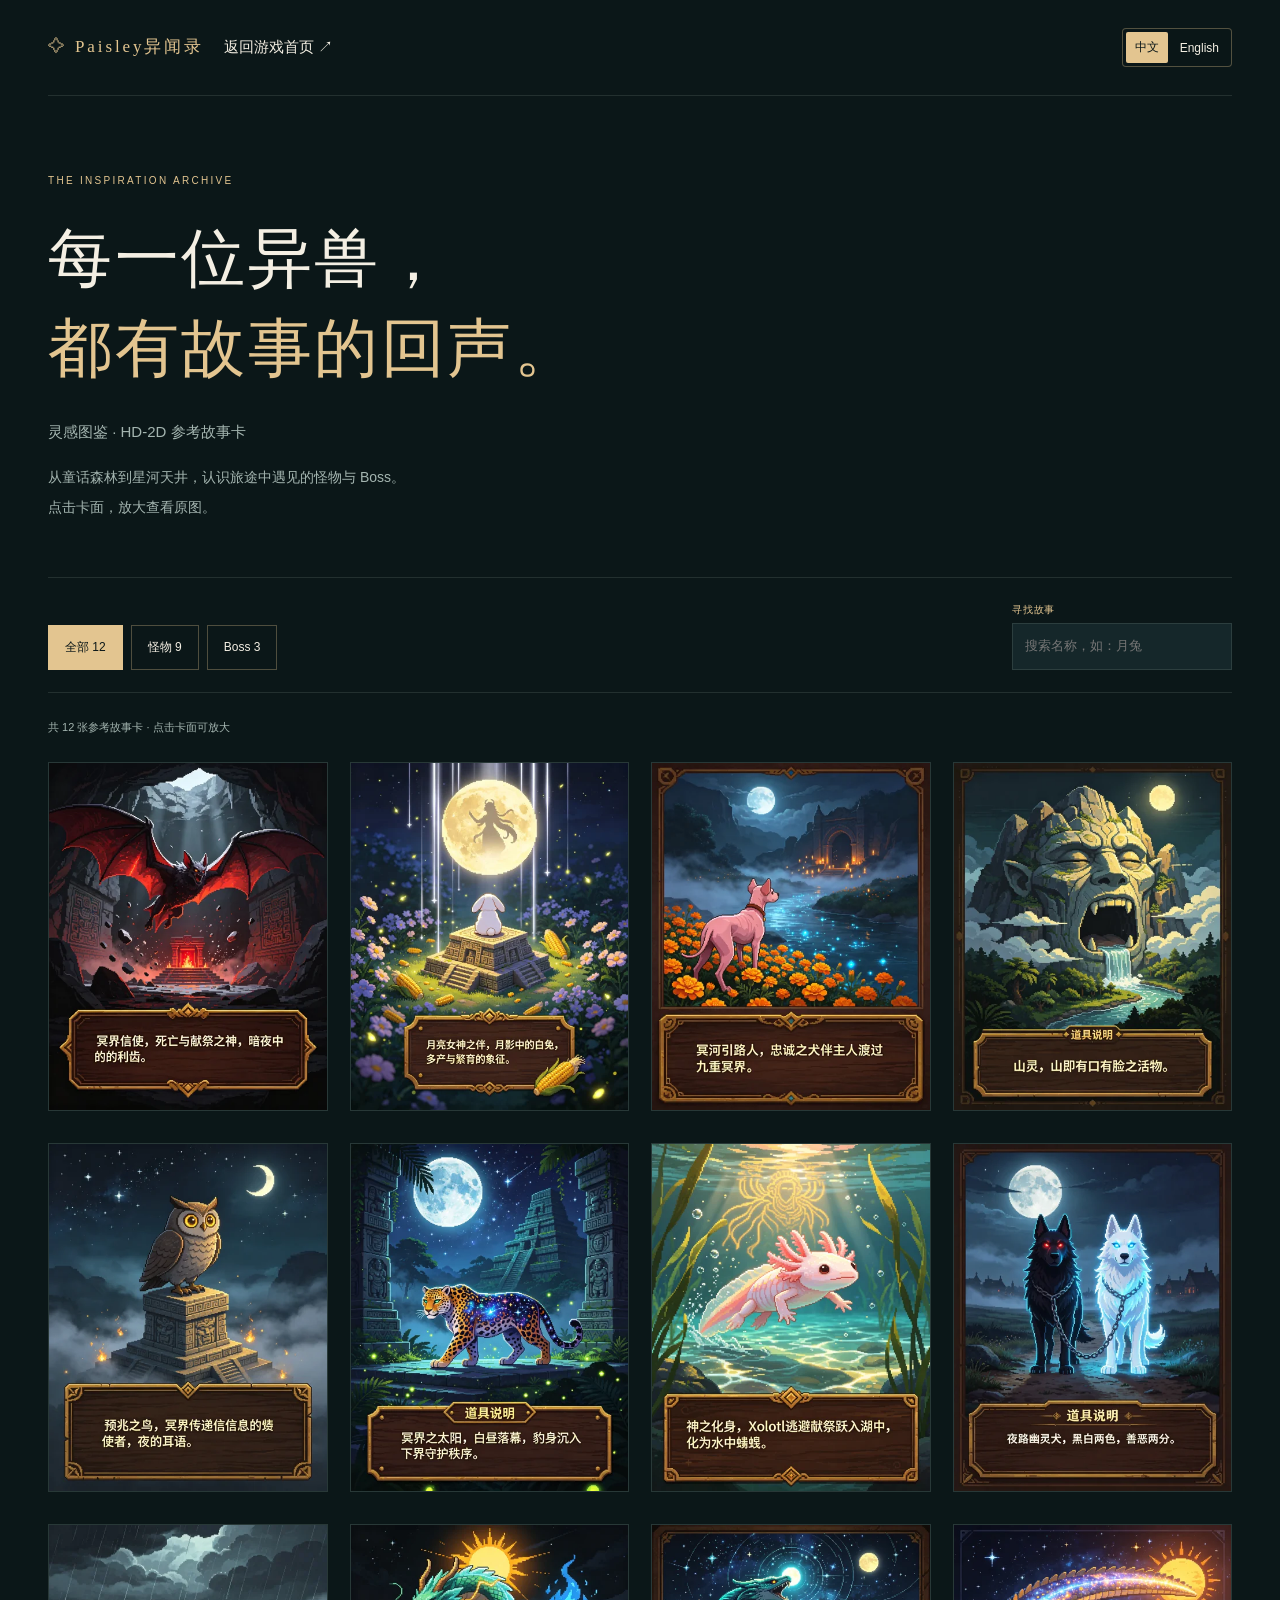
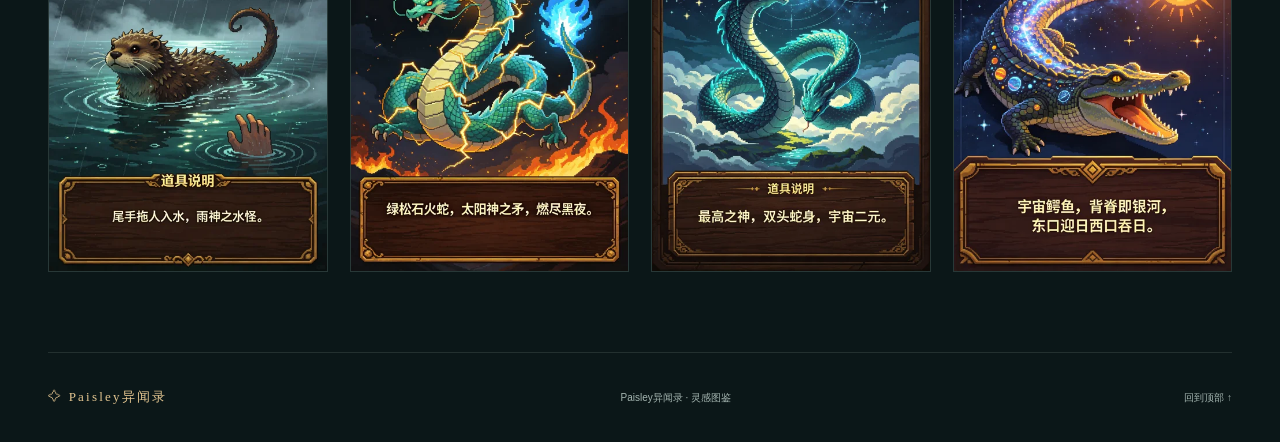
<file: lore.html>
<!doctype html>
<html lang="zh-CN"><head><meta charset="utf-8"><meta name="viewport" content="width=device-width, initial-scale=1"><meta name="theme-color" content="#0b1718"><title>灵感图鉴 · HD-2D 参考故事卡 — Paisley异闻录</title><meta name="description" content="阅读Paisley异闻录的 12 张怪物与 Boss 灵感卡片。"><link rel="icon" href="favicon.svg"><link rel="stylesheet" href="style.css?v=lore-1"><link rel="stylesheet" href="lore.css?v=1"><link rel="stylesheet" href="language.css?v=2"><script src="translations.js?v=enemy-cards-20261011" defer></script><script src="language.js?v=goldmark-1" defer></script><script src="lore.js?v=enemy-cards-20261011" defer></script></head><body class="lore-page"><a class="skip" href="#cards">跳到故事卡</a><header class="lore-header wrap"><a class="brand" href="index.html">✧ Paisley异闻录</a><a href="index.html">返回游戏首页 ↗</a><div class="language-switch" role="group" aria-label="Language / 语言"><button type="button" data-language="zh" aria-pressed="true" lang="zh-CN">中文</button><button type="button" data-language="en" aria-pressed="false" lang="en">English</button></div></header><main><section class="lore-intro wrap"><p class="eyebrow">THE INSPIRATION ARCHIVE</p><h1>每一位异兽，<br><em>都有故事的回声。</em></h1><p>灵感图鉴 · HD-2D 参考故事卡</p><p class="lore-description">从童话森林到星河天井，认识旅途中遇见的怪物与 Boss。<br>点击卡面，放大查看原图。</p></section><section id="cards" class="wrap lore-library" aria-label="参考故事卡图鉴"><div class="lore-tools"><div class="lore-filters" role="group" aria-label="按类型筛选"><button type="button" data-filter="全部" aria-pressed="true">全部 12</button><button type="button" data-filter="怪物" aria-pressed="false">怪物 9</button><button type="button" data-filter="Boss" aria-pressed="false">Boss 3</button></div><label class="lore-search">寻找故事<input type="search" id="card-search" placeholder="搜索名称，如：月兔" autocomplete="off"></label></div><p id="card-count" class="lore-count" aria-live="polite">共 12 张参考故事卡 · 点击卡面可放大</p><div class="lore-grid"><article id="camazotz" class="lore-card" data-category="怪物"><a class="card-image" href="media/lore/camazotz.webp" data-card-title="蝙蝠 · Camazotz" aria-label="放大阅读：蝙蝠 · Camazotz"><img src="media/lore/camazotz-thumb.webp" alt="蝙蝠 · Camazotz HD-2D 参考故事卡，点击放大阅读卡面文字" width="480" height="600" loading="lazy"></a></article><article id="rabbit" class="lore-card" data-category="怪物"><a class="card-image" href="media/lore/rabbit.webp" data-card-title="月兔" aria-label="放大阅读：月兔"><img src="media/lore/rabbit-thumb.webp" alt="月兔 HD-2D 参考故事卡，点击放大阅读卡面文字" width="480" height="600" loading="lazy"></a></article><article id="xolo" class="lore-card" data-category="怪物"><a class="card-image" href="media/lore/xolo.webp" data-card-title="无毛犬 · Xoloitzcuintli" aria-label="放大阅读：无毛犬 · Xoloitzcuintli"><img src="media/lore/xolo-thumb.webp" alt="无毛犬 · Xoloitzcuintli HD-2D 参考故事卡，点击放大阅读卡面文字" width="480" height="600" loading="lazy"></a></article><article id="witz" class="lore-card" data-category="怪物"><a class="card-image" href="media/lore/witz.webp" data-card-title="山灵 · Witz" aria-label="放大阅读：山灵 · Witz"><img src="media/lore/witz-thumb.webp" alt="山灵 · Witz HD-2D 参考故事卡，点击放大阅读卡面文字" width="480" height="600" loading="lazy"></a></article><article id="tecolote" class="lore-card" data-category="怪物"><a class="card-image" href="media/lore/tecolote.webp" data-card-title="猫头鹰 · Tecolote" aria-label="放大阅读：猫头鹰 · Tecolote"><img src="media/lore/tecolote-thumb.webp" alt="猫头鹰 · Tecolote HD-2D 参考故事卡，点击放大阅读卡面文字" width="480" height="600" loading="lazy"></a></article><article id="balam" class="lore-card" data-category="怪物"><a class="card-image" href="media/lore/balam.webp" data-card-title="美洲豹 · Balam" aria-label="放大阅读：美洲豹 · Balam"><img src="media/lore/balam-thumb.webp" alt="美洲豹 · Balam HD-2D 参考故事卡，点击放大阅读卡面文字" width="480" height="600" loading="lazy"></a></article><article id="axolotl" class="lore-card" data-category="怪物"><a class="card-image" href="media/lore/axolotl.webp" data-card-title="蝾螈 · Axolotl" aria-label="放大阅读：蝾螈 · Axolotl"><img src="media/lore/axolotl-thumb.webp" alt="蝾螈 · Axolotl HD-2D 参考故事卡，点击放大阅读卡面文字" width="480" height="600" loading="lazy"></a></article><article id="cadejo" class="lore-card" data-category="怪物"><a class="card-image" href="media/lore/cadejo.webp" data-card-title="幽灵犬 · Cadejo" aria-label="放大阅读：幽灵犬 · Cadejo"><img src="media/lore/cadejo-thumb.webp" alt="幽灵犬 · Cadejo HD-2D 参考故事卡，点击放大阅读卡面文字" width="480" height="600" loading="lazy"></a></article><article id="ahuizotl" class="lore-card" data-category="怪物"><a class="card-image" href="media/lore/ahuizotl.webp" data-card-title="水怪 · Ahuizotl" aria-label="放大阅读：水怪 · Ahuizotl"><img src="media/lore/ahuizotl-thumb.webp" alt="水怪 · Ahuizotl HD-2D 参考故事卡，点击放大阅读卡面文字" width="480" height="600" loading="lazy"></a></article><article id="xiuhcoatl" class="lore-card" data-category="Boss"><a class="card-image" href="media/lore/xiuhcoatl.webp" data-card-title="绿松石火蛇 · Xiuhcoatl" aria-label="放大阅读：绿松石火蛇 · Xiuhcoatl"><img src="media/lore/xiuhcoatl-thumb.webp" alt="绿松石火蛇 · Xiuhcoatl HD-2D 参考故事卡，点击放大阅读卡面文字" width="480" height="600" loading="lazy"></a></article><article id="itzamna" class="lore-card" data-category="Boss"><a class="card-image" href="media/lore/itzamna.webp" data-card-title="双头蛇 · Itzamna" aria-label="放大阅读：双头蛇 · Itzamna"><img src="media/lore/itzamna-thumb.webp" alt="双头蛇 · Itzamna HD-2D 参考故事卡，点击放大阅读卡面文字" width="480" height="600" loading="lazy"></a></article><article id="itzamcabain" class="lore-card" data-category="Boss"><a class="card-image" href="media/lore/itzamcabain.webp" data-card-title="宇宙鳄鱼 · Itzam Cab Ain" aria-label="放大阅读：宇宙鳄鱼 · Itzam Cab Ain"><img src="media/lore/itzamcabain-thumb.webp" alt="宇宙鳄鱼 · Itzam Cab Ain HD-2D 参考故事卡，点击放大阅读卡面文字" width="480" height="600" loading="lazy"></a></article></div><p id="card-empty" hidden>没有找到对应卡片，试试其他名称或分类。</p><noscript><p>可直接点击卡面打开大图；启用 JavaScript 后可使用分类与搜索。</p></noscript></section></main><dialog id="card-viewer" aria-labelledby="viewer-title"><div class="viewer-bar"><h2 id="viewer-title">参考故事卡</h2><a id="viewer-original" href="media/lore/itzpapalotl.webp" target="_blank" rel="noopener">打开高清图 ↗</a><button id="viewer-close" type="button" aria-label="关闭大图">关闭 ×</button></div><img id="viewer-image" alt=""></dialog><footer class="footer wrap"><a class="brand" href="index.html">✧ Paisley异闻录</a><p>Paisley异闻录 · 灵感图鉴</p><a href="#">回到顶部 ↑</a></footer></body></html>
</file>
<file: style.css>
@charset "UTF-8";
:root{--bg:#0b1718;--panel:#102021;--gold:#e3c590;--text:#f4efe3;--muted:#a4b5b0;--line:#bac8ba24;--serif:Georgia,"Noto Serif SC","Songti SC",SimSun,serif}*{box-sizing:border-box}html{scroll-behavior:smooth;scroll-padding-top:88px}body{margin:0;background:var(--bg);color:var(--text);font-family:"Microsoft YaHei","PingFang SC",sans-serif;font-size:15px;line-height:1.9}a{color:inherit;text-decoration:none}button,a,video{ -webkit-tap-highlight-color:transparent}a:focus-visible,video:focus-visible{outline:2px solid var(--gold);outline-offset:6px}img{max-width:100%;display:block}p,h1,h2,h3{margin-top:0}h2{font-family:var(--serif);font-size:clamp(29px,3.1vw,44px);font-weight:400;line-height:1.5;letter-spacing:.04em;margin-bottom:23px}h2 em{font-style:normal;color:var(--gold)}h3{font-weight:500;letter-spacing:.04em}p{color:var(--muted)}.wrap{width:min(1200px,calc(100% - 96px));margin-inline:auto}.header{height:86px;display:flex;align-items:center;gap:32px;padding:0 48px;position:absolute;inset:0 0 auto;z-index:3;border-bottom:1px solid #fff2;background:linear-gradient(#09131699,transparent)}.brand{font-family:Georgia,serif;letter-spacing:.17em;font-size:17px;color:var(--gold);white-space:nowrap}.brand-star{font-size:33px;vertical-align:middle;margin-right:8px}.header nav{display:flex;gap:36px;margin:auto;font-size:13px;letter-spacing:.08em}.header nav a:hover,.footer a:hover{color:var(--gold)}.header nav span{color:var(--gold);margin-left:6px}.status{font-size:11px;letter-spacing:.13em;color:#d5ded2}.status i{display:inline-block;width:5px;height:5px;background:var(--gold);border-radius:50%;margin-right:8px}.hero{position:relative;min-height:780px;height:min(920px,100svh);overflow:hidden;background:#14282b}.hero-art{position:absolute;inset:0;background:url(media/current/cinematic-clean-poster-20261011.webp) center 45%/cover no-repeat;opacity:.83}.hero-shade{position:absolute;inset:0;background:linear-gradient(90deg,#071315ed 0%,#071315a6 34%,#07131510 76%),linear-gradient(0deg,var(--bg),transparent 32%,#07131526)}.hero-content{position:relative;padding-top:180px}.eyebrow{font-size:10px;font-weight:500;letter-spacing:.23em;color:var(--gold);margin-bottom:24px}.hero h1{font-family:var(--serif);font-weight:400;font-size:clamp(60px,7.5vw,104px);line-height:1.25;letter-spacing:.12em;margin-bottom:8px;text-shadow:0 4px 40px #0007}.english-title{font-family:Georgia,serif;font-size:16px;color:var(--gold);letter-spacing:.22em;margin-bottom:34px}.hero-line{color:#fff3dc;font-family:var(--serif);font-size:29px;line-height:1.6;letter-spacing:.12em;margin-bottom:20px}.hero-description{color:#c0cbc7;font-size:14px;line-height:2}.actions{display:flex;gap:18px;margin-top:34px;align-items:center}.button{display:inline-flex;align-items:center;justify-content:center;gap:17px;padding:14px 24px;min-height:52px;font-size:13px;transition:background .2s,transform .2s}.button:hover{transform:translateY(-2px)}.primary{background:var(--gold);color:#162523;border:1px solid var(--gold)}.primary:hover{background:#f3d9ac}.button small{font:9px Georgia,serif;opacity:.7}.quiet{border:1px solid #d8cda155;color:var(--gold)}.quiet:hover{background:#e3c59015}.hero-bottom{position:absolute;bottom:35px;left:0;right:0;display:flex;justify-content:space-between;font-size:11px;letter-spacing:.12em;color:#c1c9bd}.hero-bottom b{margin:0 16px;color:var(--gold)}.hero-bottom a{color:var(--gold)}.art-note{position:absolute;right:48px;bottom:90px;font-size:10px;letter-spacing:.08em;color:#e2e7da99}.section{padding-top:110px;padding-bottom:110px}.adventure{display:grid;grid-template-columns:.85fr 1.4fr;gap:80px}.section-intro>p:last-child{font-size:14px;line-height:2.2}.features{display:grid;grid-template-columns:1fr 1fr;gap:40px 45px}.features article{border-top:1px solid var(--line);padding-top:22px}.feature-number{font-family:Georgia,serif;color:var(--gold);font-style:italic;font-size:20px}.features h3{font-size:19px;margin:12px 0}.features p{font-size:13px;line-height:2;margin-bottom:17px}.tag{font-size:9px;letter-spacing:.14em;color:#cbbd9e}.films{background:linear-gradient(120deg,#132627,#0f2023);border-block:1px solid var(--line)}.section-heading{display:flex;align-items:end;justify-content:space-between;gap:25px;margin-bottom:40px}.section-heading h2{margin-bottom:0}.section-heading>p{font-size:12px;margin-bottom:8px}.film-grid{display:grid;grid-template-columns:1fr 1fr;gap:30px}.video-frame{border:1px solid #c4b68b4a;background:#071012;aspect-ratio:16/9;overflow:hidden}.video-frame video{width:100%;height:100%;display:block;object-fit:contain}.film-heading{display:flex;align-items:center;justify-content:space-between;margin:20px 0 10px}.film-heading h3{font-family:var(--serif);font-size:24px;margin:0}.film-heading>span{color:var(--gold);font-size:11px;letter-spacing:.1em}.film>p{font-size:12px;line-height:2.2}.film-label{color:var(--gold);margin-right:10px}.blue{color:#a6d4e2}.video-note{font-size:11px;line-height:1.8;padding-top:22px;margin:24px 0 0;border-top:1px solid var(--line);color:#819b97}.heroes{display:grid;grid-template-columns:1fr 1fr;gap:110px;align-items:center}.hero-portrait{position:relative;max-width:480px;border:1px solid #c4b68b50;padding:10px}.hero-portrait>img{width:100%;aspect-ratio:4/5;object-fit:cover;object-position:50% 35%}.portrait-caption{background:linear-gradient(transparent,#0b1718ef);position:absolute;bottom:10px;left:10px;right:10px;padding:80px 26px 25px;color:var(--gold);font:11px Georgia,serif;letter-spacing:.18em}.portrait-caption span{display:block;font-family:var(--serif);font-size:28px;margin-top:14px;color:var(--text)}.hero-story>p{font-size:14px;line-height:2.2}.hero-story .eyebrow{font-size:10px}.bear-intro{display:flex;align-items:center;gap:22px;border-top:1px solid var(--line);margin-top:30px;padding-top:23px}.bear-intro>img{width:92px;height:105px;object-fit:contain}.bear-intro h3{font-family:var(--serif);font-size:24px;margin:4px 0}.bear-intro p{font-size:12px;margin:0}.worlds{padding-top:15px}.world-grid{display:grid;grid-template-columns:repeat(3,1fr);gap:24px}.world-grid article{border-bottom:1px solid #c4b68b40;background:#122122}.world-grid img{width:100%;aspect-ratio:16/10;object-fit:cover;opacity:.9;transition:opacity .3s}.world-grid article:hover img{opacity:1}.world-grid article>div{padding:26px 24px 20px}.world-grid h3{font-family:var(--serif);font-size:25px;margin:12px 0 7px}.world-grid p{font-size:12px;margin:0}.world-grid .eyebrow{font-size:9px}.closing{text-align:center;padding:40px 0 100px;background:radial-gradient(ellipse,#20434444,transparent 66%)}.closing-star{font-size:50px;color:var(--gold);display:block;margin-bottom:10px}.closing .eyebrow{font-size:9px}.closing h2{font-size:clamp(28px,3vw,40px)}.closing>p:not(.eyebrow){font-size:14px;margin-bottom:28px}.footer{border-top:1px solid var(--line);padding-block:32px;display:flex;justify-content:space-between;align-items:center;gap:20px}.footer .brand{font-size:13px}.footer p,.footer>a:last-child{font-size:10px;color:var(--muted);margin:0}.skip{position:absolute;top:-60px;left:10px;padding:8px;background:var(--gold);color:var(--bg);z-index:10}.skip:focus{top:10px}
@media(min-width:1600px){.hero-content{padding-top:210px}.hero-art{background-position:center 42%}}@media(max-width:1000px){.wrap{width:calc(100% - 64px)}.header{padding-inline:32px}.adventure{gap:40px;grid-template-columns:.8fr 1.2fr}.heroes{gap:55px}.features{gap:28px}.hero{height:820px;min-height:0}.hero-art{background-position:58% center}.section{padding-block:80px}.worlds{padding-top:0}.section-heading{align-items:start;flex-direction:column;gap:10px}.world-grid{gap:16px}.world-grid article>div{padding:20px 16px}.world-grid p{min-height:46px}}
@media(max-width:680px){.wrap{width:calc(100% - 40px)}.header{height:70px;padding-inline:20px;gap:15px;justify-content:space-between}.brand{font-size:13px;letter-spacing:.1em}.brand-star{font-size:25px;margin-right:4px}.header nav{margin:0;gap:16px;font-size:11px;letter-spacing:0}.header nav a:first-child{display:none}.header nav span,.status{display:none}.hero{height:790px}.hero-art{background-position:62% center;opacity:.65}.hero-shade{background:linear-gradient(90deg,#071315dc,#07131548),linear-gradient(0deg,var(--bg),transparent 60%)}.hero-content{padding-top:150px}.hero .eyebrow{font-size:8px;letter-spacing:.16em}.hero h1{font-size:58px;letter-spacing:.07em}.english-title{font-size:12px;margin-top:14px;margin-bottom:34px}.hero-line{font-size:27px}.hero-description{font-size:12px}.actions{gap:12px;margin-top:32px}.button{padding:13px 17px;gap:10px;font-size:12px}.button small{font-size:8px}.hero-bottom{bottom:29px;font-size:9px;letter-spacing:.03em}.hero-bottom b{margin:0 7px}.art-note{right:20px;bottom:65px;font-size:8px}.section{padding-block:64px}.adventure{grid-template-columns:1fr;gap:24px}.features{gap:28px 24px}.features h3{font-size:16px}.features p{font-size:12px}.tag{font-size:8px}.eyebrow{font-size:9px;margin-bottom:18px}.film-grid{grid-template-columns:1fr;gap:26px}.film-heading h3{font-size:22px}.film>p{font-size:11px}.section-heading{margin-bottom:27px}.section-heading h2{font-size:29px}.section-heading>p{font-size:11px}.heroes{grid-template-columns:1fr;gap:38px}.hero-portrait{width:90%;margin-inline:auto}.hero-story h2{font-size:34px}.hero-story>p{font-size:13px}.bear-intro>img{width:75px;height:86px}.worlds{padding-top:10px}.world-grid{grid-template-columns:1fr;gap:26px}.world-grid p{min-height:0}.world-grid article>div{padding:22px}.closing{padding-top:0;padding-bottom:65px}.closing h2{font-size:26px}.closing h2 em{display:block}.closing>p:not(.eyebrow){font-size:12px}.footer{flex-wrap:wrap;padding-block:26px;gap:16px}.footer p{order:3;width:100%;font-size:9px}.footer .brand{font-size:12px}}
@media(prefers-reduced-motion:reduce){html{scroll-behavior:auto}*,*::before,*::after{transition:none!important;animation:none!important}}
.hero-art video{width:100%;height:100%;object-fit:cover;object-position:center 45%;pointer-events:none}.hero-art video[hidden]{display:none}@media(min-width:1600px){.hero-art video{object-position:center 42%}}@media(max-width:1000px){.hero-art video{object-position:58% center}}@media(max-width:680px){.hero-art video{object-position:62% center}}

/* Creator story and development journal */
.header nav{gap:24px}.story-section{background:linear-gradient(135deg,#162a2b,#0d1c20);border-block:1px solid var(--line)}.story-layout{display:grid;grid-template-columns:.85fr 1.4fr;gap:90px}.story-caption{font-size:12px;letter-spacing:.08em}.story-symbol{font-family:var(--serif);font-size:62px;color:var(--gold);margin:42px 0 12px}.story-symbol span{font:20px Georgia,serif;vertical-align:middle;color:var(--muted);margin:0 18px}.story-letter{border-left:1px solid #e3c59045;padding-left:44px}.story-letter .story-lead{font-family:var(--serif);font-size:24px;line-height:1.8;color:var(--text);margin-top:20px}.story-letter>p{font-size:14px;line-height:2.2;margin-bottom:22px}.story-letter blockquote{font-family:var(--serif);font-size:22px;line-height:1.9;color:var(--gold);margin:32px 0;padding-top:26px;border-top:1px solid var(--line)}.story-letter .story-sign{font-size:12px;color:var(--gold);margin-bottom:0}.devlog-intro{font-size:14px;max-width:780px;line-height:2.1;margin-bottom:45px}.dev-timeline{list-style:none;padding:0;margin:0;display:grid;grid-template-columns:1fr 1fr;gap:0 56px}.dev-timeline li{display:flex;gap:23px;border-top:1px solid var(--line);padding:30px 0}.dev-index{font:italic 28px Georgia,serif;color:#c9b180;min-width:34px}.dev-timeline h3{font-family:var(--serif);font-size:23px;line-height:1.6;margin:10px 0 12px}.dev-timeline p{font-size:13px;line-height:2.1;margin:0}.devlog-note{margin-top:20px;padding:24px 28px;border-left:2px solid var(--gold);background:#142526}.devlog-note .status{display:inline}.devlog-note p{font-size:12px;line-height:2;margin:10px 0 0}@media(max-width:1000px){.story-layout{gap:45px}.story-letter{padding-left:28px}.header nav{gap:16px}.header>.status{display:none}.dev-timeline{gap:0 30px}}@media(max-width:680px){.header{height:104px;flex-wrap:wrap;align-content:center;gap:6px}.header nav{width:100%;justify-content:space-between;gap:12px}.header nav a:first-child{display:block}.hero-content{padding-top:162px}.story-layout{grid-template-columns:1fr;gap:22px}.story-symbol{margin:20px 0 10px;font-size:42px}.story-letter{padding-left:20px}.story-letter .story-lead{font-size:21px}.story-letter>p{font-size:13px}.story-letter blockquote{font-size:19px}.dev-timeline{grid-template-columns:1fr}.dev-timeline li{gap:16px;padding:25px 0}.dev-timeline h3{font-size:22px}.devlog-intro{font-size:13px}.dev-index{font-size:24px}.devlog-note{padding:20px}}
.inspiration{padding-top:0}.inspiration-grid{display:grid;grid-template-columns:repeat(4,minmax(0,1fr));gap:24px}.inspiration-grid a{border-bottom:1px solid var(--line);padding-bottom:18px}.inspiration-grid img{width:100%;height:auto;aspect-ratio:4/5;object-fit:contain;background:#071011}.inspiration-grid span{display:block;font-family:var(--serif);font-size:18px;margin-top:15px}.inspiration-grid small{color:var(--gold);font-size:10px}.header nav{gap:18px}@media(max-width:1000px){.header nav{gap:12px}.inspiration-grid{gap:16px}}@media(max-width:680px){.header nav{gap:10px;flex-wrap:wrap;justify-content:flex-start}.header{height:120px}.hero-content{padding-top:177px}.inspiration-grid{grid-template-columns:repeat(2,minmax(0,1fr));gap:24px 16px}.inspiration-grid span{font-size:16px}.inspiration .section-heading{align-items:start}}

/* Localized game title */
.hero .english-title{letter-spacing:.06em;max-width:540px;line-height:1.6}
@media(max-width:600px){.hero h1{font-size:clamp(38px,10vw,58px)}}
</file>
<file: lore.css>
.lore-header{display:flex;justify-content:space-between;align-items:center;padding-block:28px;border-bottom:1px solid var(--line)}.lore-header>a:last-child{font-size:12px;color:var(--gold)}.lore-intro{padding-top:75px;padding-bottom:40px}.lore-intro h1{font-family:var(--serif);font-size:clamp(36px,5vw,64px);font-weight:400;line-height:1.4;letter-spacing:.04em;margin-bottom:25px}.lore-intro em{color:var(--gold);font-style:normal}.lore-description{font-size:14px;line-height:2.2}.lore-boundary{font-size:12px;max-width:800px;color:#94a8a2}.lore-library{padding-bottom:80px}.lore-tools{display:flex;align-items:end;justify-content:space-between;gap:24px;border-block:1px solid var(--line);padding-block:22px}.lore-filters{display:flex;gap:8px;flex-wrap:wrap}.lore-filters button,#viewer-close{font:inherit;font-size:12px;border:1px solid #e3c59050;background:transparent;color:var(--text);padding:10px 16px;cursor:pointer}.lore-filters button[aria-pressed=true]{background:var(--gold);color:var(--bg)}button:focus-visible,input:focus-visible{outline:2px solid var(--gold);outline-offset:3px}.lore-search{font-size:10px;color:var(--gold);letter-spacing:.08em}.lore-search input{display:block;margin-top:4px;padding:10px 12px;width:220px;font:inherit;font-size:13px;background:#15272a;border:1px solid var(--line);color:var(--text)}.lore-count{font-size:11px;margin:24px 0}.lore-grid{display:grid;grid-template-columns:repeat(4,minmax(0,1fr));gap:32px 22px}.lore-card{background:#102122;border:1px solid var(--line);scroll-margin-top:24px}.lore-card[hidden]{display:none}.card-image{display:block;position:relative}.card-image img{width:100%;height:auto;aspect-ratio:4/5;object-fit:contain;background:#071011}.card-image>span{position:absolute;bottom:10px;right:10px;background:#071315e8;color:var(--gold);font-size:10px;padding:3px 10px;border:1px solid #e3c59066}.card-image:hover{outline:1px solid var(--gold)}.lore-caption{padding:18px}.lore-caption h2{font-size:19px;line-height:1.6;letter-spacing:0;margin:9px 0}.lore-caption p{font-size:12px;margin:0}.lore-caption .tag{font-size:9px}#card-viewer{background:#0b1718;color:var(--text);border:1px solid #e3c59080;padding:0;width:min(900px,94vw);max-height:92svh;overflow:auto}#card-viewer::backdrop{background:#030909ed}.viewer-bar{position:sticky;top:0;background:#0b1718f5;padding:15px 20px;display:flex;align-items:center;gap:20px;z-index:1;border-bottom:1px solid var(--line)}.viewer-bar h2{font:16px var(--serif);margin:0;margin-right:auto}.viewer-bar a{font-size:11px;color:var(--gold);white-space:nowrap}#viewer-image{width:100%;height:auto}#card-viewer>p{font-size:11px;text-align:center;margin:16px}body:has(dialog[open]){overflow:hidden}@media(max-width:1000px){.lore-grid{grid-template-columns:repeat(3,minmax(0,1fr))}.lore-tools{flex-wrap:wrap}}@media(max-width:680px){.lore-header{padding-block:22px}.lore-header>a:last-child{font-size:10px}.lore-intro{padding-top:45px}.lore-intro h1{font-size:36px}.lore-description{font-size:13px}.lore-grid{grid-template-columns:repeat(2,minmax(0,1fr));gap:20px 12px}.lore-caption{padding:12px}.lore-caption h2{font-size:16px}.lore-caption p{font-size:11px}.lore-filters button{padding:9px 12px}.lore-search,.lore-search input{width:100%}.viewer-bar{gap:10px;padding:12px}.viewer-bar h2{font-size:14px}.viewer-bar a{font-size:10px}#viewer-close{padding:8px;white-space:nowrap}.card-image>span{font-size:9px;bottom:6px;right:6px}}

.inline-archive{margin-top:32px}.inline-archive>summary{width:fit-content;list-style:none;cursor:pointer}.inline-archive>summary::-webkit-details-marker{display:none}.archive-close,.inline-archive[open] .archive-open{display:none}.inline-archive[open] .archive-close{display:inline}.inline-library{padding-top:28px}.inline-library .lore-grid{margin-top:24px}#inspiration{scroll-margin-top:28px}
</file>
<file: language.css>
.language-switch{display:flex;align-items:center;gap:3px;flex-shrink:0;border:1px solid #e3c59055;border-radius:4px;padding:3px;background:#0b1718b8}
.language-switch button{font:12px Arial,sans-serif;color:var(--text);background:transparent;border:0;border-radius:2px;padding:7px 9px;cursor:pointer;white-space:nowrap}
.language-switch button[aria-pressed=true]{background:var(--gold);color:#0b1718}
.language-switch button:focus-visible{outline:2px solid var(--gold);outline-offset:3px}
.header{gap:16px}.header nav{flex:1;justify-content:center;gap:18px}.header>.status{white-space:nowrap}
.lore-header{gap:20px}.lore-header>.language-switch{margin-left:auto}
html[lang=en]{--ui-font:Arial,Helvetica,sans-serif;--serif:Georgia,'Times New Roman',serif}
html[lang=en] .hero-line{line-height:1.25;letter-spacing:0}
html[lang=en] h2{letter-spacing:0;line-height:1.25}
html[lang=en] .hero-description{max-width:560px}
html[lang=en] .hero-content{max-width:1200px}
html[lang=en] .lore-caption h2{font-size:18px;overflow-wrap:anywhere}
html[lang=en] .hero-bottom{letter-spacing:0}
@media(max-width:1200px){.header>.status{display:none}.header nav{gap:12px}.header .brand{font-size:14px}}
@media(max-width:900px){.header{height:auto;min-height:112px;flex-wrap:wrap;padding-block:16px;gap:12px}.header>.language-switch{margin-left:auto}.header nav{order:3;width:100%;flex-basis:100%;justify-content:flex-start;flex-wrap:wrap;gap:10px 18px}.header nav a{display:block!important}.hero-content{padding-top:190px}.lore-header{flex-wrap:wrap}.lore-header>a:nth-child(2){order:3;width:100%}}
@media(max-width:680px){.header{min-height:120px;padding-inline:20px;align-content:center}.header .brand{font-size:13px;letter-spacing:1px}.language-switch button{padding:7px 8px;font-size:12px}.header nav{gap:8px 14px}.header nav a{font-size:11px}.hero-content{padding-top:190px}html[lang=en] .hero-line{font-size:32px}html[lang=en] .hero-bottom{font-size:9px}html[lang=en] .hero-bottom b{margin-inline:4px}html[lang=en] .hero-bottom>a{display:none}html[lang=en] .section-heading h2{font-size:29px}.lore-filters{max-width:100%}html[lang=en] .lore-filters button{padding:9px 10px;font-size:11px}}
</file>
